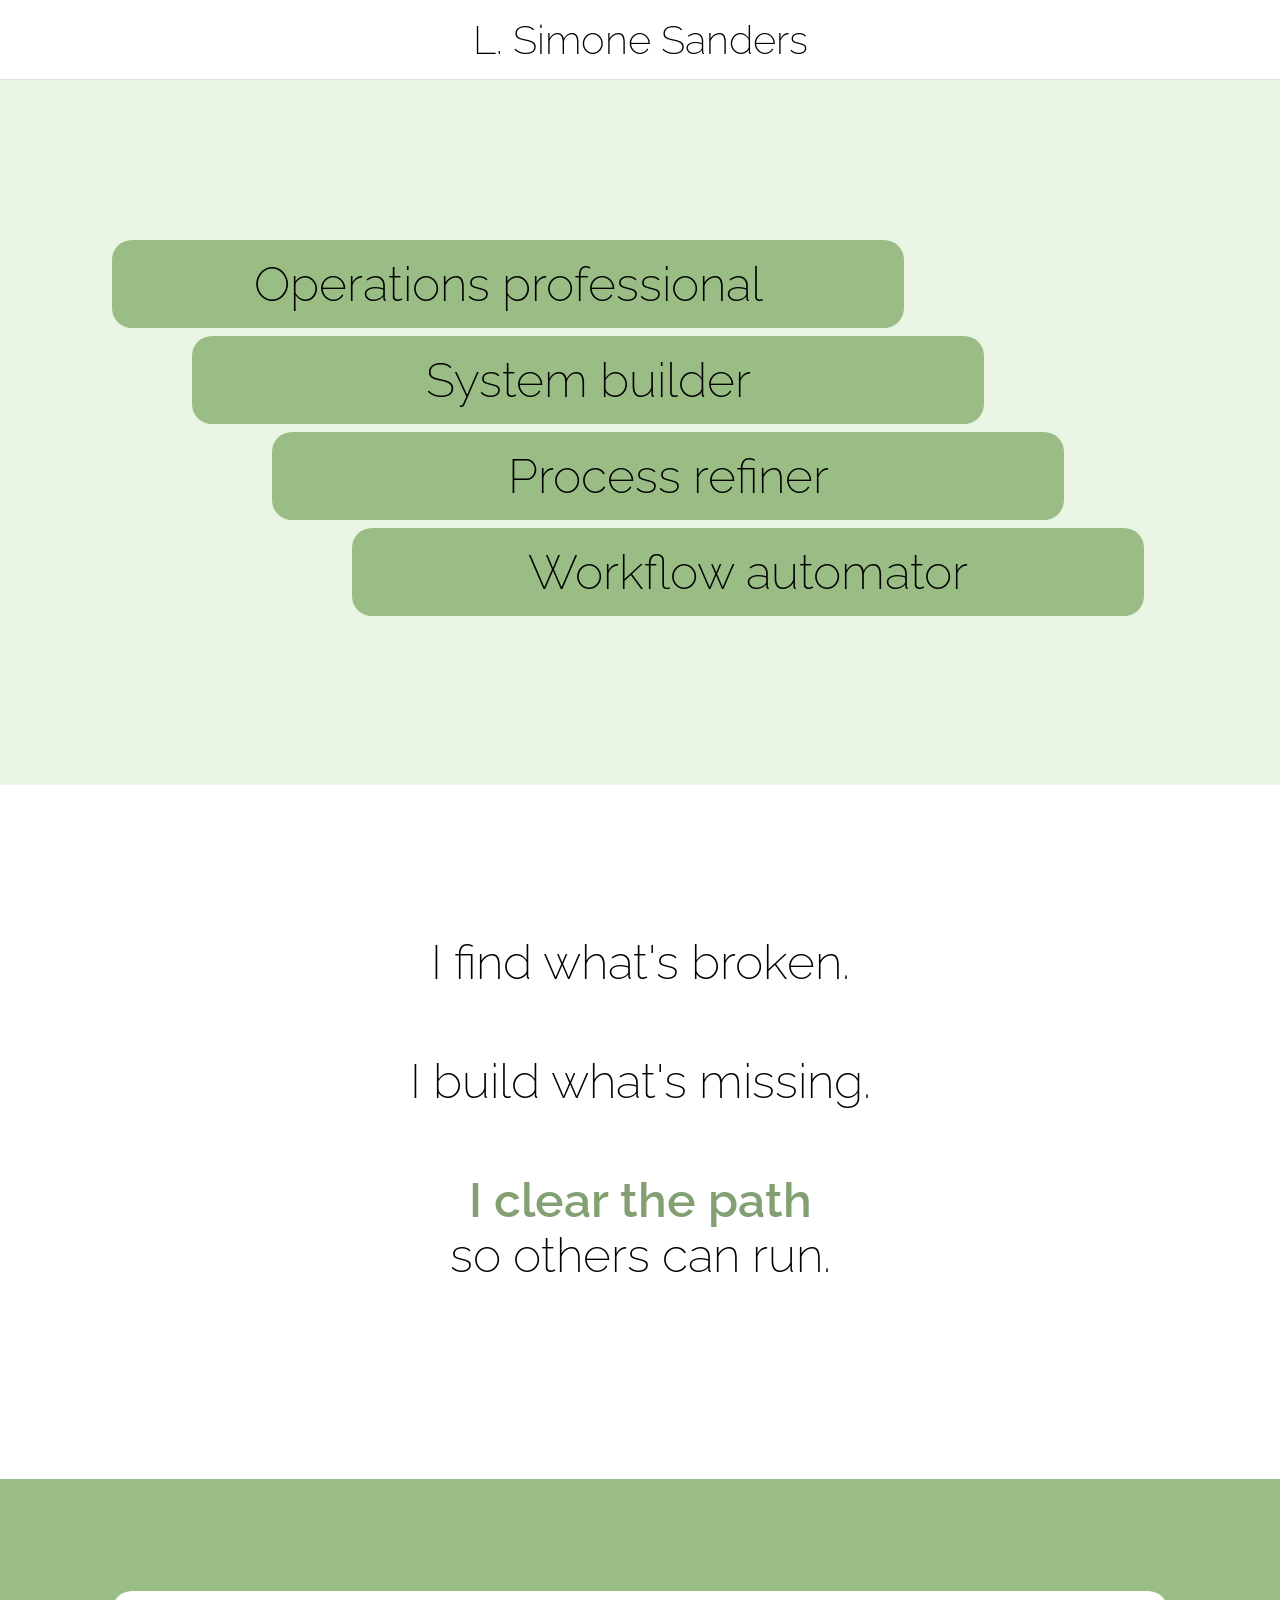
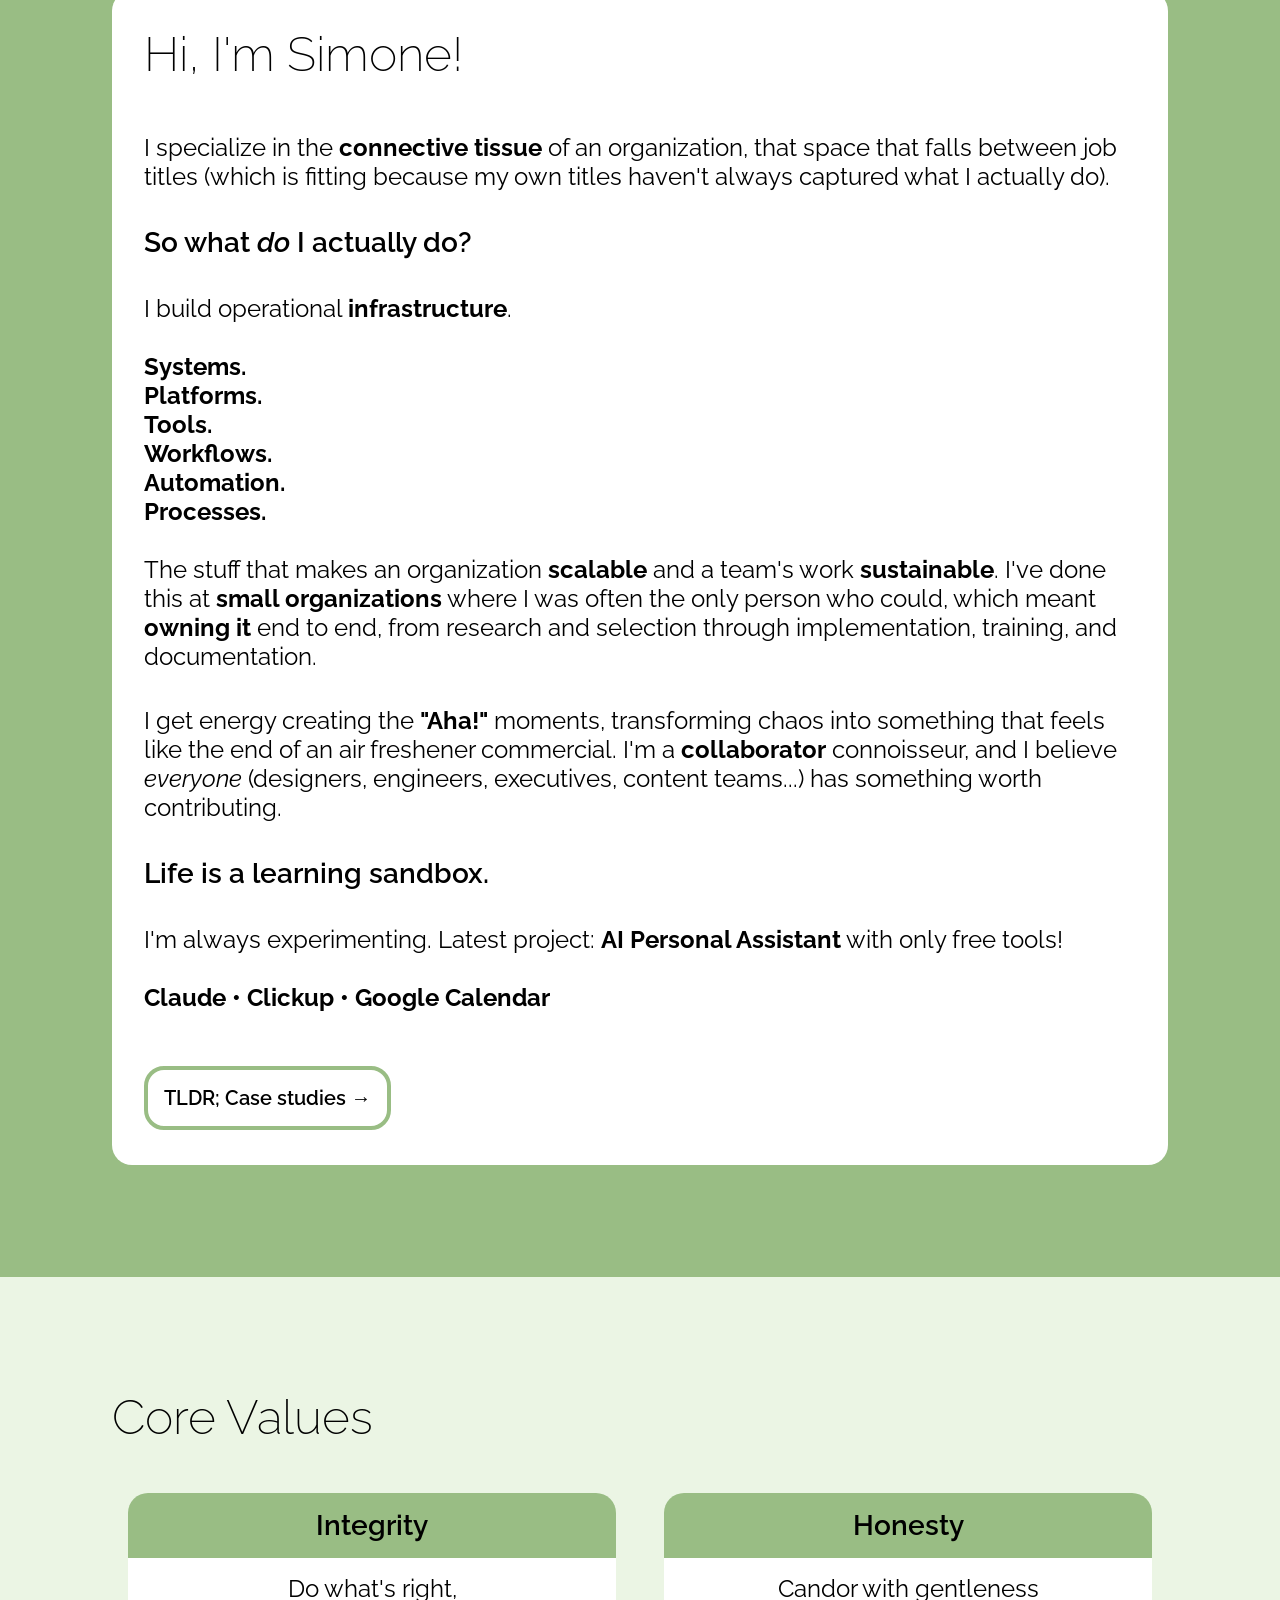
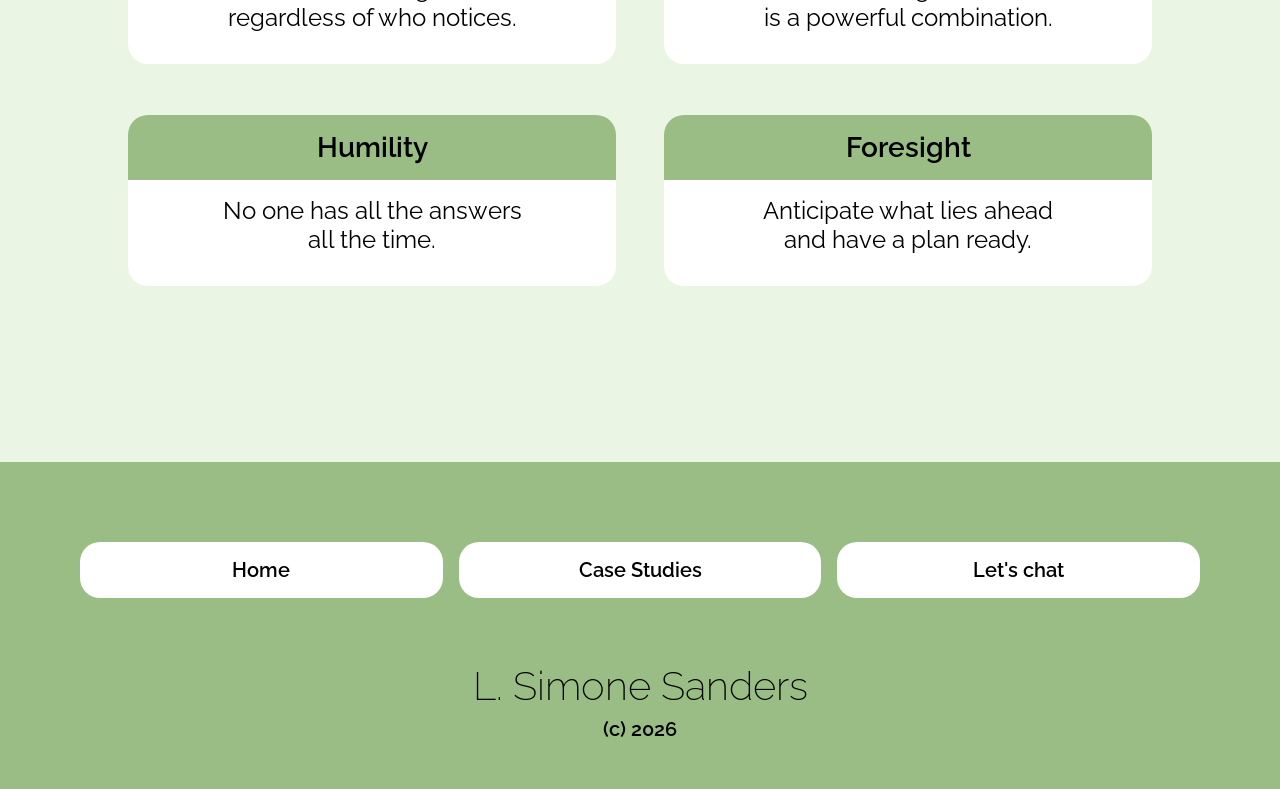
<file: index.html>
<!DOCTYPE html>
<html lang="en">
<head>
  <meta charset="UTF-8" />
  <meta name="viewport" content="width=device-width, initial-scale=1.0" />
  <title>L. Simone Sanders</title>
  <link rel="stylesheet" href="style.css" />
  <link rel="preconnect" href="https://fonts.googleapis.com" />
<link rel="preconnect" href="https://fonts.gstatic.com" crossorigin />
<link href="https://fonts.googleapis.com/css2?family=Raleway:wght@400;600&display=swap" rel="stylesheet" />
</head>
<body>
  <nav class="nav">
    <span class="nav-name"><a href="index.html">L. Simone Sanders</a></span>
    <!--<ul class="nav-links">
      <li><a href="Work.html">Work</a></li>
    </ul>-->
  </nav>
<main>
<div class="section-blush">
	<div class="staircase" id="staircase">
  		<div class="tile">Operations professional</div>
  		<div class="tile">System builder</div>
  		<div class="tile">Process refiner</div>
  		<div class="tile">Workflow automator</div>
	</div>	
</div>
<br />
<br />
<br />
<div class="section-white">
<br />
<br />
	<div class="tagline">
  		<span class="tagline-line">I find what's broken.</span>
  		<span class="tagline-line">I build what's missing.</span>
  		<span class="tagline-line"><span id="tagline-highlight">I clear the path</span><br />so others can run.</span>
	</div>
<br />
</div>
<div class="section-coral">
  <div class="card-simple">
	<br />
	<h1>Hi, I'm Simone!</h1>
	<br />
	<p>I specialize in the <strong>connective tissue</strong> of an organization, that space that falls between job titles (which is fitting because my own titles haven't always captured what I actually do).</p>
	<br />
	<h2>So what <I>do</I> I actually do?</h2>
	<br />
	<p>I build operational <strong>infrastructure</strong>.<br /><br /><strong>Systems.<br />Platforms.<br />Tools.<br />Workflows.<br />Automation.<br />Processes.</strong><br /><br />The stuff that makes an organization <strong>scalable</strong> and a team's work <strong>sustainable</strong>. I've done this at <strong>small organizations</strong> where I was often the only person who could, which meant <strong>owning it</strong> end to end, from research and selection through implementation, training, and documentation.</p>
	<br />
	<p>I get energy creating the <strong>"Aha!"</strong> moments, transforming chaos into something that feels like the end of an air freshener commercial. I'm a <strong>collaborator</strong> connoisseur, and I believe <i>everyone</I> (designers, engineers, executives, content teams...) has something worth contributing.</p>
	<br />
	<h2>Life is a learning sandbox.</h2>
	<br />
	<p>I'm always experimenting. Latest project: <strong>AI Personal Assistant</strong> with only free tools!<br /><br />
	<strong>Claude • Clickup • Google Calendar</strong></p>
	  <br /><br />
	<div class="button-ghost"><a href="case-studies.html"><h3>TLDR; Case studies &rarr;</h3></a></div>
	<br /><br />
  </div>
</div>
<div class="section-blush">
	<h1>Core Values</h1>
		<div class="column-container">
		  <div class="column">
			<div class="card">
				<div class="card-top"><h2>Integrity</h2></div>
				<div class="card-bottom"><p>Do what's right,<br />regardless of who notices.</p></div>
			</div>
		  </div>
		  <div class="column">
			<div class="card">
				<div class="card-top"><h2>Honesty</h2></div>
				<div class="card-bottom"><p>Candor with gentleness<br />is a powerful combination.</p></div>
			</div>
		  </div>
		</div>
		<br />
		<div class="column-container">
			<div class="column">
				<div class="card">
					<div class="card-top"><h2>Humility</h2></div>
					<div class="card-bottom"><p>No one has all the answers<br />all the time.</p></div>
				</div>
 			 </div>
			<div class="column">
				<div class="card">
					<div class="card-top"><h2>Foresight</h2></div>
					<div class="card-bottom"><p>Anticipate what lies ahead<br />and have a plan ready.</p></div>
				</div>
			  </div>
		</div>
</div>
  </main>
<footer>
	<div class="column-container">
		<div class="column button-white"><a href="index.html">Home</a></div>
		<div class="column button-white"><a href="case-studies.html">Case Studies</a></div>
		<div class="column button-white"><a href="contact.html">Let's chat</a></div>
	</div>
	<div class="column"><h1>L. Simone Sanders</h1><h3>(c) 2026</h3></div>
</footer>
<script>
  // staircase animation
  const tiles = document.querySelectorAll('.tile');

  const observer = new IntersectionObserver((entries) => {
    entries.forEach(entry => {
      if (entry.isIntersecting) {
        tiles.forEach(tile => tile.classList.add('visible'));
      }
    });
  }, { threshold: 0.2 });

  observer.observe(document.getElementById('staircase'));

//tagline animation
const taglineLines = document.querySelectorAll('.tagline-line');

const taglineObserver = new IntersectionObserver((entries) => {
  entries.forEach(entry => {
    if (entry.isIntersecting) {
      taglineLines.forEach((line, index) => {
        const delay = index * 300;
        setTimeout(() => {
          line.classList.add('visible');
          setTimeout(() => line.classList.add('settled'), 250);
        }, delay);
      });
    }
  });
}, { threshold: 0.5 });

taglineObserver.observe(document.querySelector('.tagline'));

</script>
</body>

</html>
</file>
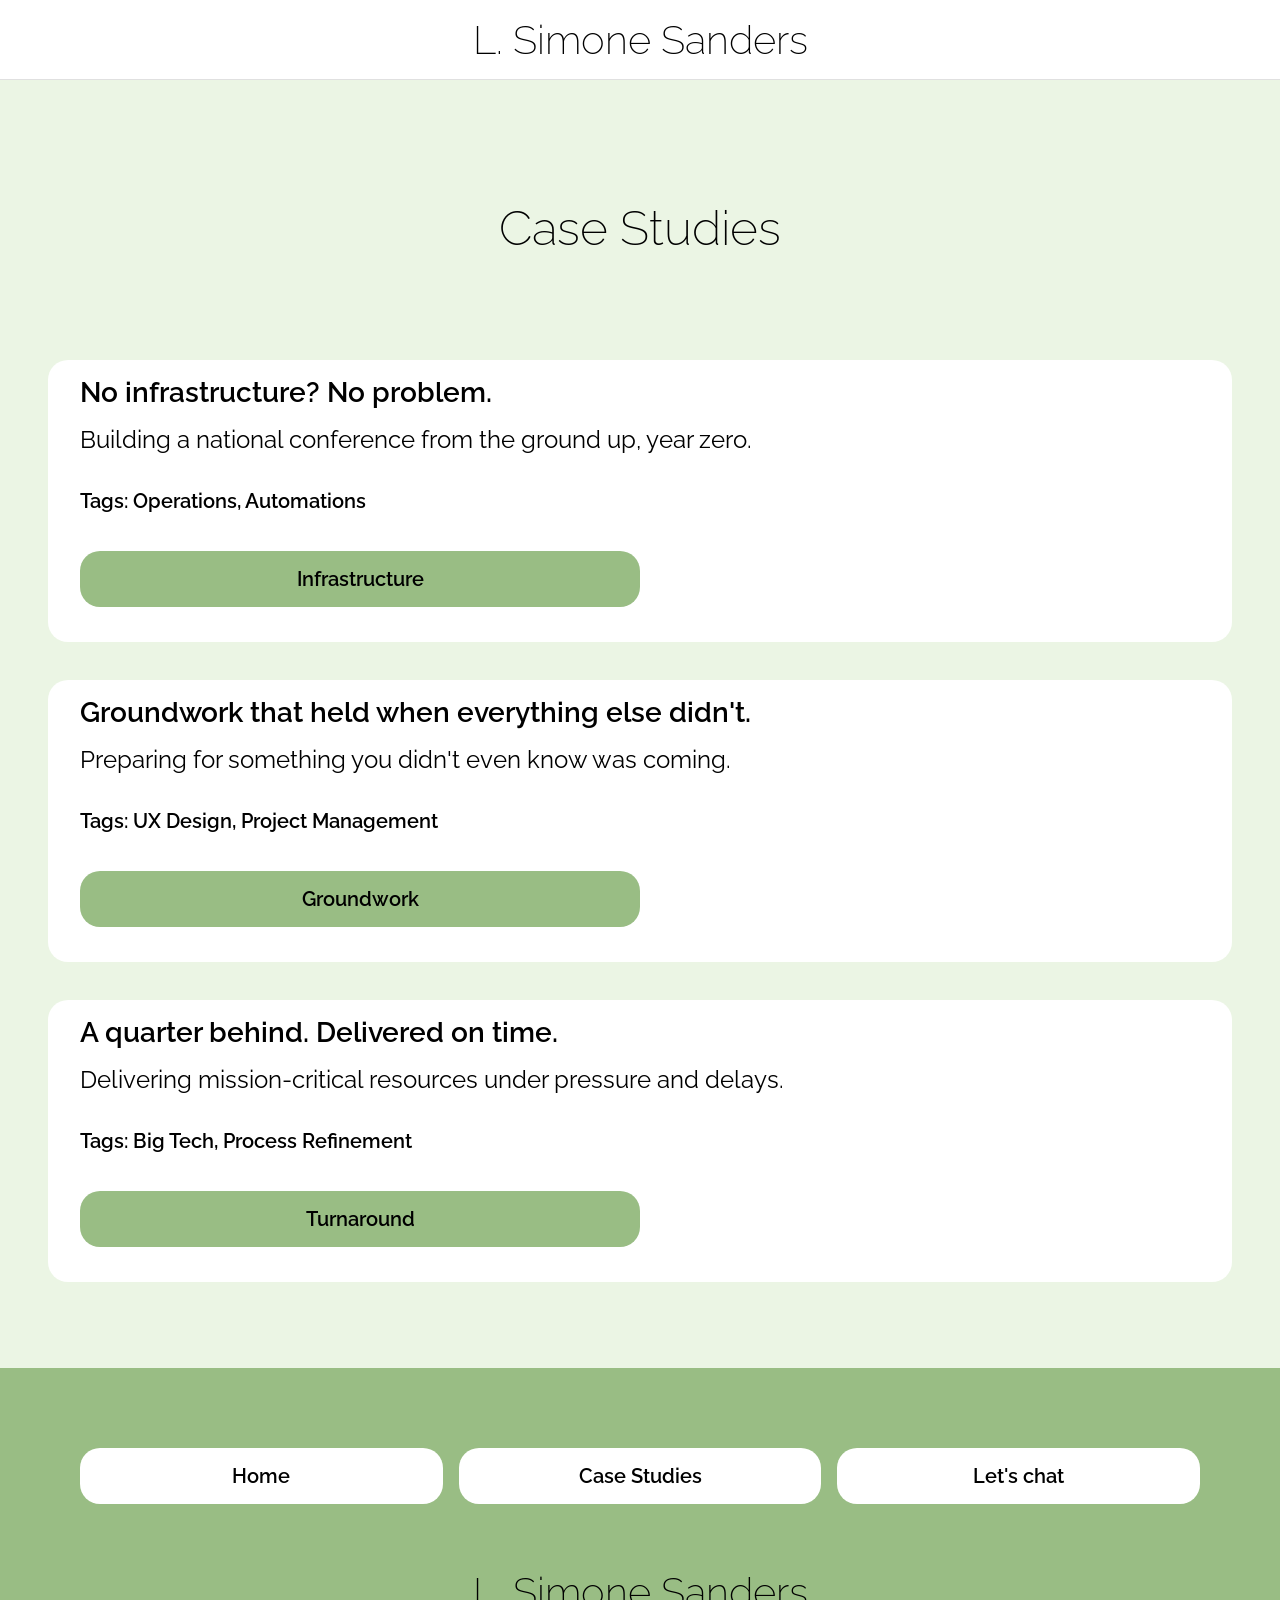
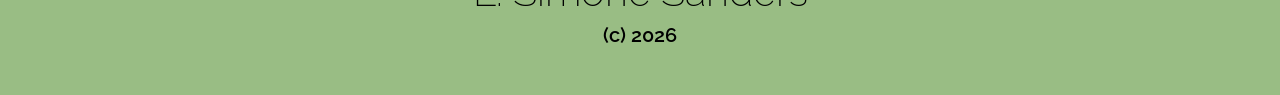
<file: case-studies.html>
<!DOCTYPE html>
<html lang="en">
<head>
  <meta charset="UTF-8" />
  <meta name="viewport" content="width=device-width, initial-scale=1.0" />
  <title>Case Studies | L. Simone Sanders</title>
  <link rel="stylesheet" href="style.css" />
  <link rel="preconnect" href="https://fonts.googleapis.com" />
<link rel="preconnect" href="https://fonts.gstatic.com" crossorigin />
<link href="https://fonts.googleapis.com/css2?family=Raleway:wght@400;600&display=swap" rel="stylesheet" />
</head>
<body>
  <nav class="nav">
    <span class="nav-name"><a href="index.html">L. Simone Sanders</a></span>
    <!--<ul class="nav-links">
      <li><a href="case-studies.html">Case Studies</a></li>
    </ul>-->
  </nav>
<main>
  <div class="page-header">
    <h1>Case Studies</h1>
  </div>
  <div class="card-simple">
	  <h2>No infrastructure? No problem.</h2>
	  <p>Building a national conference from the ground up, year zero.</p>
	  <br />
    <h3>Tags: Operations, Automations</h3>
    <br /><br />
	  <div class="button button-coral"><a href="case-studies/infrastructure.html"><h3>Infrastructure</h3></a></div>
	  <br />
  </div>
  <br /><br />
  <div class="card-simple">
	  <h2>Groundwork that held when everything else didn't.</h2>
	  <p>Preparing for something you didn't even know was coming.</p>
	  <br />
    <h3>Tags: UX Design, Project Management</h3>
    <br /><br />
	  <div class="button button-coral"><a href="case-studies/groundwork.html"><h3>Groundwork</h3></a></div>
	  <br />
  </div>
  <br />
  <br />
  <div class="card-simple">
	  <h2>A quarter behind. Delivered on time.</h2>
	  <p>Delivering mission-critical resources under pressure and delays.</p>
	  <br />
    <h3>Tags: Big Tech, Process Refinement</h3>
    <br /><br />
	  <div class="button button-coral"><a href="case-studies/turnaround.html"><h3>Turnaround</h3></a></div>
    <br />
  </div>
  <br />
  <br />
</main>
<footer>
	<div class="column-container">
		<div class="column button-white"><a href="index.html">Home</a></div>
    <div class="column button-white"><a href="case-studies.html">Case Studies</a></div>
		<div class="column button-white"><a href="contact.html">Let's chat</a></div>
	</div>
  <div class="column"><h1>L. Simone Sanders</h1><h3>(c) 2026</h3></div>
</footer>
<script>
  const trigger = document.querySelector('.lightbox-trigger');
  const overlay = document.getElementById('lightbox');

  trigger.addEventListener('click', () => {
    overlay.classList.add('open');
  });

  overlay.addEventListener('click', () => {
    overlay.classList.remove('open');
  });
</script>
</body>
</html>
</file>
<file: style.css>
* {
  margin: 0;
  padding: 0;
  box-sizing: border-box;
}

body {
  font-family: "Raleway", sans-serif;
  background-color: #EBF5E4;
}

h1 {
  font-family: "Raleway", sans-serif;
  font-size: 3rem;
  font-weight: 200;
  padding-bottom: 2rem;
}

h2 {
  font-family: "Raleway", sans-serif;
  font-size: 1.75rem;
  font-weight: 600;
  padding-bottom: 1rem;
}

h3, .button-coral, .button-white, .button-ghost {
  font-family: "Raleway", sans-serif;
  font-size: 1.25rem;
  font-weight: 600;
}

p, ul, ol {
  padding-bottom: 1rem;
  font-size: 1.5rem;
}

ul, ol {
  padding-left: 1.5rem;
}

a, .button-coral a, .button-white a, .button-ghost a { 
  text-decoration: none;
  color: inherit;
}

/* --- Sticky Nav --- */
.nav {
  position: sticky;
  top: 0;
  z-index: 100;
  display: flex;
  flex-wrap: wrap;
  align-items: center;
  justify-content: center;
  padding: 1rem 1.5rem;
  background: #fff;
  border-bottom: 1px solid #e0e0e0;
}

.nav-name {
  flex: 1;
  text-align: center;
  font-weight: 200;
  font-size: 2.5rem;
}

.nav-toggle {
  position: absolute;
  right: 1.5rem;
  background: none;
  border: none;
  font-size: 1.5rem;
  cursor: pointer;
  color: #333;
}

.nav-links {
  display: none;
  flex-direction: column;
  width: 100%;
  list-style: none;
  padding: 0.5rem 0;
}

.nav-links.open {
  display: flex;
}

.nav-links li {
  text-align: center;
}

.nav-links a {
  display: block;
  padding: 0.6rem 0;
  text-decoration: none;
  color: #333;
  font-size: 0.95rem;
}

.nav-links a:hover {
  color: #000;
}


/* --- Page Header --- */

.page-header {
  width: calc(100% + 6rem);
  margin-left: -3rem;
  padding: 4.5rem;
  background-color: #EBF5E4;
}

.page-header h1 {
  font-size: 3rem;
  text-align: center;
}

/* --- Body Sections --- */

.section-white {
  width: calc(100% + 6rem);
  margin-left: -3rem;
  padding: 7rem;
  background-color: #fff;
}

.section-pink {
  width: calc(100% + 6rem);
  margin-left: -3rem;
  Padding: 7rem;
  background-color: #FBF4EF;
  }

.section-blush {
  width: calc(100% + 6rem);
  margin-left: -3rem;
  padding: 7rem;
  background-color: #EBF5E4;
}

.section-coral {
  width: calc(100% + 6rem);
  margin-left: -3rem;
  padding: 7rem;
  background-color: #99BD84;
}

/* --- Cards --- */
.card {
  display: flex:
  justify-content: space-between;
  gap: 1rem;
  flex-direction: row;
}

.card-top {
  flex: 1;
  background-color: #99BD84;
  padding: 1rem 2rem 0rem 2rem;
  border-radius: 20px 20px 0px 0px;
}

.card-bottom {
  flex: 1;
  background-color: #fff;
  padding: 1rem 2rem 1rem 2rem;
  border-radius: 0px 0px 20px 20px;
}

.card-simple {
  flex: 1;
  background-color: #fff;
  padding: 1rem 2rem 1rem 2rem;
  border-radius: 20px;
}

.card-simple-pink {
  flex: 1;
  background-color: #FBF4EF;
  padding: 1rem 2rem 1rem 2rem;
  border-radius: 20px;
}

/* --- Columns --- */
.column-container {
  display: flex;
  justify-content: space-between;
  gap: 1rem;
}

.column {
  flex: 1;
  padding: 1rem;
  text-align: center;
  vertical-align: middle;
  border-radius: 20px;
}

/* --- Buttons --- */
.button {
  width: 50%;
  text-align: center;
}

.button-coral {
  padding: 1rem;
  background-color: #99BD84;
  border-radius: 20px;
}

.button-coral:hover {
  background-color: #82A071;
}

.button-white {
  padding: 1rem;
  background-color: #fff;
  border-radius: 20px;
}

.button-white:hover {
  background-color: #000000;
  color: #fff;
}

.button-ghost {
  display: inline-block;
  padding: 1rem;
  background-color: #fff;
  border: 4px solid #99BD84;
  border-radius: 20px;
}

.button-ghost:hover {
  background-color: #EBF5E4;
  border: 4px solid #333333;
}

.button-coral a, .button-white a, .button-ghost a {
  display: block;  
}


/* --- Footer --- */

footer {
  padding: 5rem 5rem 2rem 5rem;
  background-color: #99BD84;
}

footer h1 {
  padding-top: 3rem;
  padding-bottom: 0.5rem;
  font-size: 2.5rem;
}

/* --- Main content area --- */
/* --- Changing this requires recalculating section widths --- */
main {
  padding: 3rem;
}

/* --- Home Intro --- */
  :root {
    --tile-gap: 0.5rem;
    --stair-step: 5rem;
    --slide-speed: 0.4s;
    --tile-color: #99BD84;
    --tile-radius: 20px;
    --tile-padding: 1rem 2rem;
    --tile-width: 75%;
  }

  .staircase {
    display: flex;
    flex-direction: column;
    gap: var(--tile-gap);
    /* margin-left: 4.5rem; /* half of (--stair-step * 3) */ 
  }

  .tile {
    background-color: var(--tile-color);
    border-radius: var(--tile-radius);
    padding: var(--tile-padding);
    font-family: "Raleway", sans-serif;
    font-size: 3rem;
    font-weight: 200;
    color: #000;
    width: var(--tile-width);
    text-align: center;
    transform: translateX(-120%);
    opacity: 0;
    transition: transform var(--slide-speed) cubic-bezier(0.25, 0.8, 0.25, 1),
                opacity var(--slide-speed) ease;
  }

  .tile:nth-child(1) { margin-left: 0; transition-delay: 0s; }
  .tile:nth-child(2) { margin-left: calc(var(--stair-step) * 1); transition-delay: 0.3s; }
  .tile:nth-child(3) { margin-left: calc(var(--stair-step) * 2); transition-delay: 0.6s; }
  .tile:nth-child(4) { margin-left: calc(var(--stair-step) * 3); transition-delay: 0.9s; }

  .tile.visible {
    transform: translateX(0);
    opacity: 1;
  }

/* --- Home Tagline --- */

.tagline {
  text-align: center;
}

.tagline-line {
  display: block;
  font-family: "Raleway", sans-serif;
  font-size: 3rem;
  font-weight: 200;
  line-height: 1.15;
  padding-bottom: 4rem;
  opacity: 0;
  transform: scale(0.85);
  transition: transform 0.25s ease, opacity 0.25s ease;
}

.tagline-line #tagline-highlight {
  color: #82A071;
  font-weight: 600;
  /*Text-shadow: 1.75px 1.75px 5px rgba(0, 0, 0, 0.3);*/
}

.tagline-line.visible {
  opacity: 1;
  transform: scale(1.1);
}

.tagline-line.settled {
  transform: scale(1);
}

.tagline-line:nth-child(1) { transition-delay: 0s; }
.tagline-line:nth-child(2) { transition-delay: 0s; }
.tagline-line:nth-child(3) { transition-delay: 0s; }

/* --- Lightbox --- */
.lightbox-trigger {
  cursor: pointer;
}

.lightbox-overlay {
  display: none;
  position: fixed;
  top: 0;
  left: 0;
  width: 100vw;
  height: 100vh;
  background: rgba(0, 0, 0, 0.85);
  z-index: 1000;
  justify-content: center;
  align-items: center;
  overflow-y: auto;
  align-items: flex-start;
  padding-top: 2rem;
}

.lightbox-overlay.open {
  display: flex;
}

.lightbox-overlay img {
  width: 90vw;
  object-fit: contain;
}

/* --- Responsive --- */
@media (max-width: 600px) {
  .section-blush, .section-pink, .section-coral{
	padding: 2rem; 
  }
  h1 {
	font-size: 2.25rem;  
  }

  h2 {
	font-size: 1.5rem;
  }

  p, ul, ol {
    padding-bottom: 1rem;
    font-size: 1.25rem;
  }

  ul, ol {
    padding-left: 1.25rem;
  }

  .button {
    width: 80%;
  }

/* --- Home Intro --- */
  .tile {
    font-size: 1.75rem;
    width: 90%;
    /* padding: 0.5rem 1rem; */
    white-space: normal;
  }

  .tile:nth-child(1) { margin-left: 0; }
  .tile:nth-child(2) { margin-left: 1rem; }
  .tile:nth-child(3) { margin-left: 2rem; }
  .tile:nth-child(4) { margin-left: 3rem; }

  .staircase {
    margin-left: 0;
  }

/* --- Home Tagline --- */
  .tagline-line {
    display: block;
    font-family: "Raleway", sans-serif;
    font-size: 1.75rem;
    font-weight: 200;
    line-height: 1.4;
    padding-bottom: 1rem;
    opacity: 0;
    transform: scale(0.85);
    transition: transform 0.25s ease, opacity 0.25s ease;
  }

/* --- Columns --- */
  .column-container {
    flex-direction: column;
  }

/* --- Footer --- */
  footer {
    padding: 3rem 2rem 1rem 2rem;
  }

  footer h1 {
    padding-top: 2rem;
    padding-bottom: 0.5rem;
    font-size: 1.5rem;
  }


}
</file>
